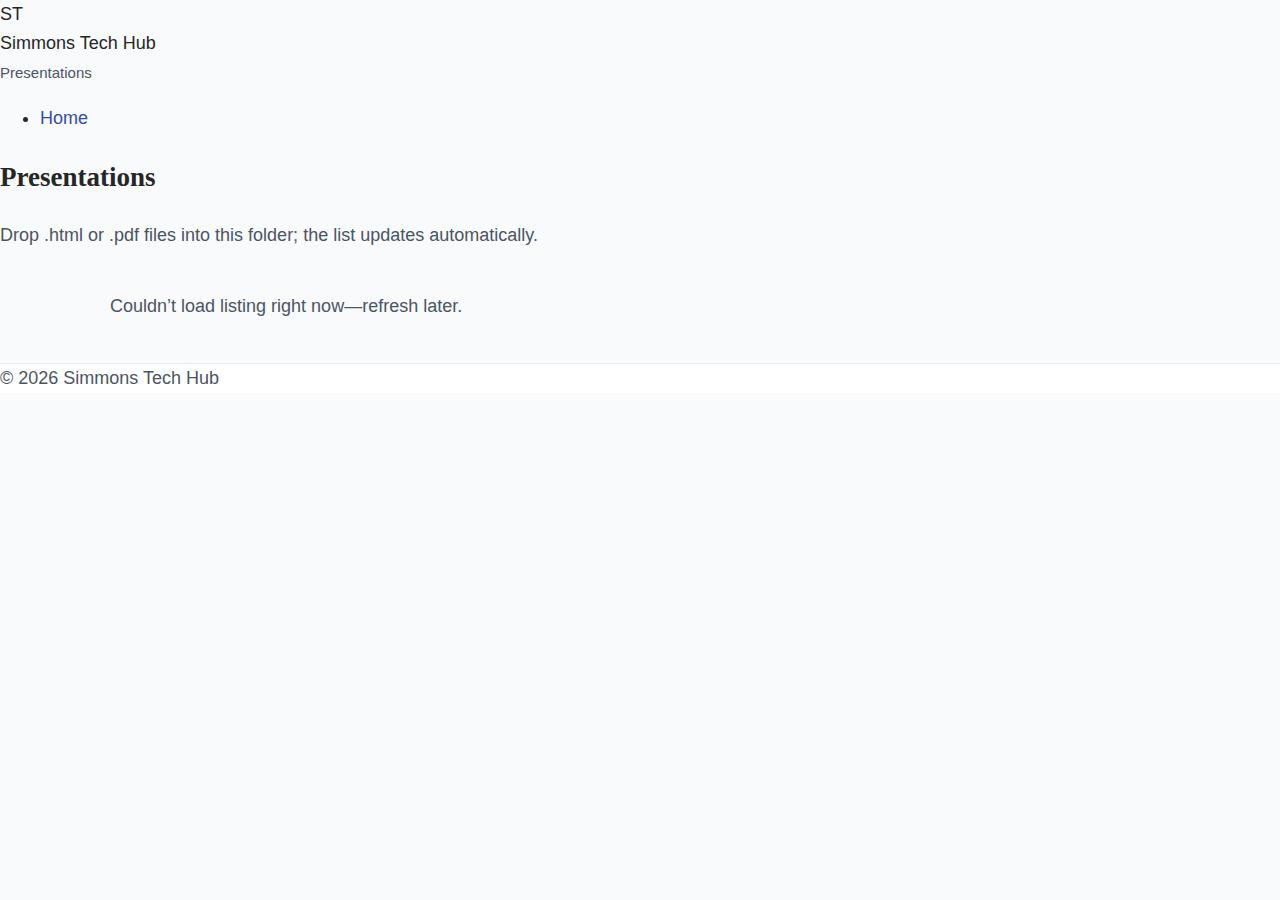
<file: presentations/index.html>
<!doctype html>
<html lang="en">
<head>
  <meta charset="utf-8" />
  <meta name="viewport" content="width=device-width, initial-scale=1" />
  <title>Presentations — Simmons Tech Hub</title>
  <link rel="stylesheet" href="../assets/style.css">
</head>
<body>
<header>
  <div class="wrap nav">
    <div class="brand">
      <div class="logo" aria-hidden="true">ST</div>
      <div><div>Simmons Tech Hub</div><small class="muted">Presentations</small></div>
    </div>
    <nav><ul><li><a href="../">Home</a></li></ul></nav>
  </div>
</header>

<div class="wrap section">
  <h2>Presentations</h2>
  <p class="muted">Drop .html or .pdf files into this folder; the list updates automatically.</p>
  <div id="list" class="grid"></div>
</div>

<footer><div class="wrap"><div class="muted">© <span id="y"></span> Simmons Tech Hub</div></div></footer>

<script>
  document.getElementById('y').textContent = new Date().getFullYear();
  const owner='galvanthony-smu', repo='simmons-tech-hub', path='presentations', api=`https://api.github.com/repos/${owner}/${repo}/contents/${path}?ref=main`;
  fetch(api).then(r=>r.json()).then(items=>{
    const c=document.getElementById('list');
    if(!Array.isArray(items)) throw new Error('No items');
    const files=items.filter(i=>i.type==='file'&&/\.(html?|pdf)$/i.test(i.name));
    if(!files.length) { c.innerHTML='<p class="muted">No presentations yet.</p>'; return; }
    files.forEach(f=>{
      const title=f.name.replace(/[-_]/g,' ').replace(/\.(html?|pdf)$/i,'').replace(/\b\w/g,c=>c.toUpperCase());
      const card=document.createElement('article'); card.className='card';
      card.innerHTML=`<h3>${title}</h3><p class="muted">${f.name}</p><p><a class="btn" href="./${f.name}">Open</a></p>`;
      c.appendChild(card);
    });
  }).catch(()=>{document.getElementById('list').innerHTML='<p class="muted">Couldn’t load listing right now—refresh later.</p>';});
</script>
</body>
</html>
</file>
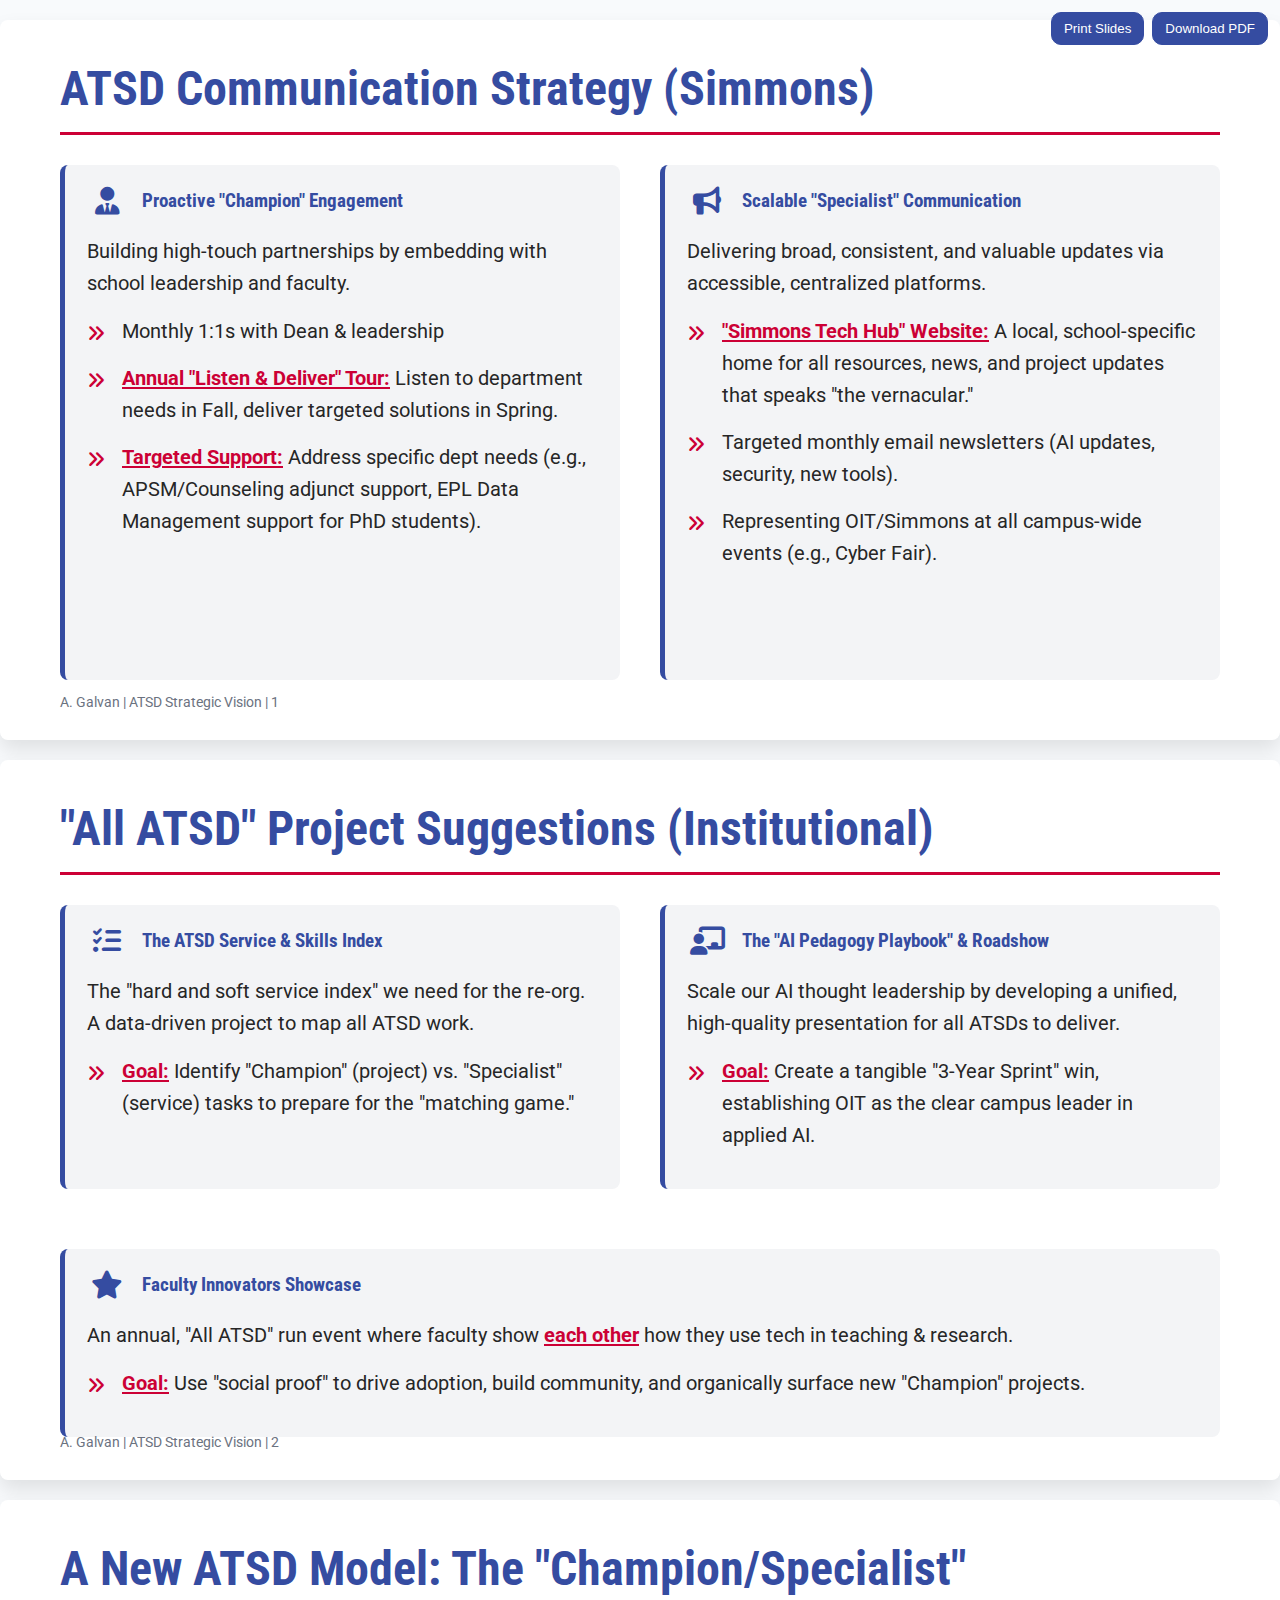
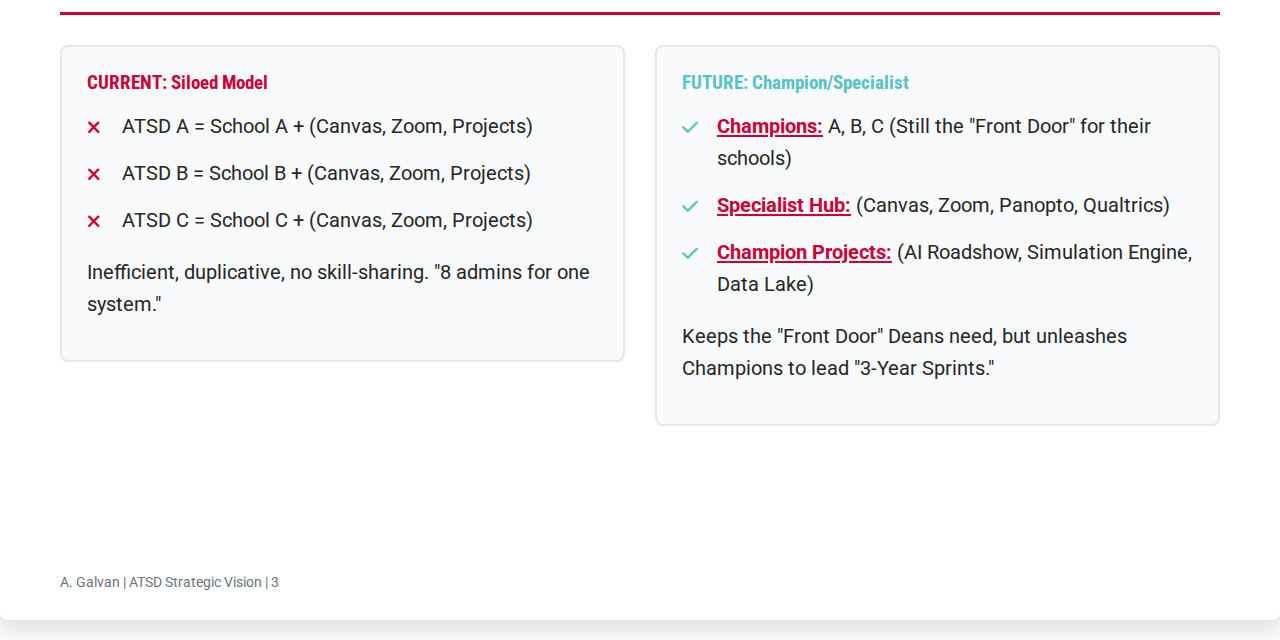
<file: presentations/atsd-strategic-vision.html>
<!DOCTYPE html>
<html lang="en">
<head>
  <meta charset="UTF-8" />
  <meta name="viewport" content="width=device-width, initial-scale=1.0" />
  <title>ATSD Strategic Vision</title>
  <link rel="preconnect" href="https://fonts.googleapis.com" />
  <link rel="preconnect" href="https://fonts.gstatic.com" crossorigin />
  <link href="https://fonts.googleapis.com/css2?family=Roboto:wght@300;400;700&family=Roboto+Condensed:wght@700&display=swap" rel="stylesheet" />
  <link rel="stylesheet" href="https://cdnjs.cloudflare.com/ajax/libs/font-awesome/6.5.1/css/all.min.css" />
  <style>
    * { box-sizing: border-box; }

    body {
      background-color: #F8FAFC;
      display: grid;
      gap: 20px;
      grid-template-columns: 1fr;
      margin: 0;
      min-height: 100vh;
      padding: 20px 0;
      place-items: center;
      font-family: 'Roboto', sans-serif;
    }

    .slide-container {
      align-items: flex-start;
      background-color: #ffffff;
      border-radius: 8px;
      box-shadow: 0 10px 20px rgba(0, 0, 0, 0.1);
      display: flex;
      flex-direction: column;
      height: 720px;
      justify-content: flex-start;
      overflow: hidden;
      padding: 40px 60px;
      position: relative;
      width: 1280px;
      color: #262626;
    }

    .slide-container::after {
      content: "A. Galvan | ATSD Strategic Vision | " attr(data-slide-number);
      position: absolute;
      bottom: 30px;
      left: 60px;
      font-size: 14px;
      color: #6b7280;
    }

    .slide-container h1,
    .slide-container h2,
    .slide-container h3 {
      font-family: 'Roboto Condensed', sans-serif;
      font-weight: 700;
      margin: 0 0 15px 0;
      color: #354CA1;
    }

    .slide-container h1 {
      font-size: 48px;
      margin-bottom: 30px;
      width: 100%;
      border-bottom: 3px solid #CC0035;
      padding-bottom: 15px;
    }

    .slide-container p,
    .slide-container li {
      font-size: 20px;
      line-height: 1.6;
      color: #262626;
      margin-bottom: 15px;
    }

    .slide-container ul {
      list-style: none;
      padding-left: 0;
    }

    .slide-container li {
      position: relative;
      padding-left: 35px;
    }

    .slide-container li::before {
      content: '\f00c';
      font-family: 'Font Awesome 6 Free';
      font-weight: 900;
      color: #CC0035;
      position: absolute;
      left: 0;
      top: 4px;
      font-size: 18px;
    }

    .content-area {
      display: flex;
      width: 100%;
      height: 100%;
      gap: 40px;
    }

    .column {
      flex: 1;
      display: flex;
      flex-direction: column;
    }

    .icon-box {
      background-color: #F3F4F6;
      border-radius: 8px;
      padding: 22px;
      margin-bottom: 20px;
      border-left: 5px solid #354CA1;
      flex-grow: 1;
    }

    .icon-box h3 {
      display: flex;
      align-items: center;
      margin-top: 0;
    }

    .icon-box i {
      font-size: 28px;
      color: #354CA1;
      margin-right: 15px;
      width: 40px;
      text-align: center;
    }

    .icon-box li::before {
      content: '\f101';
      color: #CC0035;
      top: 5px;
    }

    .diagram-container {
      display: grid;
      grid-template-columns: 1fr 1fr;
      gap: 30px;
      align-items: start;
    }

    .diagram-box {
      background-color: #F8FAFC;
      border: 2px solid #E5E7EB;
      border-radius: 8px;
      padding: 25px;
    }

    .diagram-box.current h3 { color: #CC0035; }
    .diagram-box.future h3 { color: #59C3C3; }

    .diagram-box.current ul li::before { content: '\f00d'; color: #CC0035; }
    .diagram-box.future ul li::before { content: '\f00c'; color: #59C3C3; }

    .emph {
      font-weight: 700;
      color: #CC0035;
      text-decoration: underline;
      text-underline-offset: 2px;
    }

    /* ---- Slide 2 layout helpers ---- */
    #slide2 .content-area {
      display: grid;
      grid-template-columns: 1fr 1fr;
      gap: 40px;
    }
    #slide2 .icon-box.full-span { grid-column: 1 / -1; }

    /* ===== PRINT STYLES ===== */
    @media print {
      @page { size: Letter landscape; margin: 0.5in; }
      html, body {
        -webkit-print-color-adjust: exact;
        print-color-adjust: exact;
        background: white !important;
        font-size: 107%;
      }
      .slide-container {
        page-break-after: always;
        border: 1px solid #E5E7EB !important;
        box-shadow: none !important;
        padding: 0.25in !important;
        width: 100% !important;
        height: auto !important;
      }
      .print-controls { display: none !important; }
    }

    @media screen {
      .print-controls {
        position: fixed;
        top: 12px;
        right: 12px;
        z-index: 9999;
        display: flex;
        gap: 8px;
      }
      .print-controls button {
        padding: 8px 12px;
        border-radius: 10px;
        border: 1px solid #354CA1;
        background: #354CA1;
        color: white;
        cursor: pointer;
      }
      .print-controls button:hover { filter: brightness(0.95); }
    }
  </style>
</head>
<body>
<div class="print-controls">
  <button onclick="window.print()">Print Slides</button>
  <button onclick="window.print()">Download PDF</button>
</div>

<!-- SLIDE 1 -->
<div class="slide-container" id="slide1" data-slide-number="1">
  <h1>ATSD Communication Strategy (Simmons)</h1>
  <div class="content-area">
    <div class="column">
      <div class="icon-box">
        <h3><i class="fa-solid fa-user-tie"></i>Proactive "Champion" Engagement</h3>
        <p>Building high-touch partnerships by embedding with school leadership and faculty.</p>
        <ul>
          <li>Monthly 1:1s with Dean &amp; leadership</li>
          <li><span class="emph">Annual "Listen &amp; Deliver" Tour:</span> Listen to department needs in Fall, deliver targeted solutions in Spring.</li>
          <li><span class="emph">Targeted Support:</span> Address specific dept needs (e.g., APSM/Counseling adjunct support, EPL Data Management support for PhD students).</li>
        </ul>
      </div>
    </div>
    <div class="column">
      <div class="icon-box">
        <h3><i class="fa-solid fa-bullhorn"></i>Scalable "Specialist" Communication</h3>
        <p>Delivering broad, consistent, and valuable updates via accessible, centralized platforms.</p>
        <ul>
          <li><span class="emph">"Simmons Tech Hub" Website:</span> A local, school-specific home for all resources, news, and project updates that speaks "the vernacular."</li>
          <li>Targeted monthly email newsletters (AI updates, security, new tools).</li>
          <li>Representing OIT/Simmons at all campus-wide events (e.g., Cyber Fair).</li>
        </ul>
      </div>
    </div>
  </div>
</div>

<!-- SLIDE 2 -->
<div class="slide-container" id="slide2" data-slide-number="2">
  <h1>"All ATSD" Project Suggestions (Institutional)</h1>
  <div class="content-area">
    <div class="icon-box">
      <h3><i class="fa-solid fa-list-check"></i>The ATSD Service &amp; Skills Index</h3>
      <p>The "hard and soft service index" we need for the re-org. A data-driven project to map all ATSD work.</p>
      <ul>
        <li><span class="emph">Goal:</span> Identify "Champion" (project) vs. "Specialist" (service) tasks to prepare for the "matching game."</li>
      </ul>
    </div>
    <div class="icon-box">
      <h3><i class="fa-solid fa-chalkboard-user"></i>The "AI Pedagogy Playbook" &amp; Roadshow</h3>
      <p>Scale our AI thought leadership by developing a unified, high-quality presentation for all ATSDs to deliver.</p>
      <ul>
        <li><span class="emph">Goal:</span> Create a tangible "3-Year Sprint" win, establishing OIT as the clear campus leader in applied AI.</li>
      </ul>
    </div>
    <div class="icon-box full-span">
      <h3><i class="fa-solid fa-star"></i>Faculty Innovators Showcase</h3>
      <p>An annual, "All ATSD" run event where faculty show <span class="emph">each other</span> how they use tech in teaching &amp; research.</p>
      <ul>
        <li><span class="emph">Goal:</span> Use "social proof" to drive adoption, build community, and organically surface new "Champion" projects.</li>
      </ul>
    </div>
  </div>
</div>

<!-- SLIDE 3 -->
<div class="slide-container" id="slide3" data-slide-number="3">
  <h1>A New ATSD Model: The "Champion/Specialist"</h1>
  <div class="content-area">
    <div class="diagram-container">
      <div class="diagram-box current">
        <h3>CURRENT: Siloed Model</h3>
        <ul>
          <li>ATSD A = School A + (Canvas, Zoom, Projects)</li>
          <li>ATSD B = School B + (Canvas, Zoom, Projects)</li>
          <li>ATSD C = School C + (Canvas, Zoom, Projects)</li>
        </ul>
        <p>Inefficient, duplicative, no skill-sharing. "8 admins for one system."</p>
      </div>
      <div class="diagram-box future">
        <h3>FUTURE: Champion/Specialist</h3>
        <ul>
          <li><span class="emph">Champions:</span> A, B, C (Still the "Front Door" for their schools)</li>
          <li><span class="emph">Specialist Hub:</span> (Canvas, Zoom, Panopto, Qualtrics)</li>
          <li><span class="emph">Champion Projects:</span> (AI Roadshow, Simulation Engine, Data Lake)</li>
        </ul>
        <p>Keeps the "Front Door" Deans need, but unleashes Champions to lead "3-Year Sprints."</p>
      </div>
    </div>
  </div>
</div>

</body>
</html>
</file>
<file: assets/style.css>
/* Simmons Tech Hub — responsive v2 */

/* ===== Tokens ===== */
:root{
  --smu-blue:#354CA1;
  --smu-red:#CC0035;
  --smu-teal:#59C3C3;
  --smu-salmon:#FF1053;

  --ink:#262626;
  --ink-muted:#4B5563;
  --paper:#fff;
  --canvas:#F8FAFC;

  --radius-xl:16px;
  --radius-lg:12px;
  --radius-md:10px;

  --shadow-sm:0 2px 8px rgba(0,0,0,.08);
  --shadow-md:0 8px 24px rgba(0,0,0,.12);

  /* Fluid type */
  --fs-base: clamp(16px, 1.1vw + 14px, 18px);
  --fs-lede: clamp(16px, 1.2vw + 14px, 18px);
  --fs-h1:   clamp(28px, 4vw + 14px, 42px);
  --fs-h2:   clamp(20px, 2vw + 14px, 28px);
  --fs-h3:   clamp(16px, 1.2vw + 12px, 18px);
}

/* ===== Base ===== */
*{ box-sizing:border-box }
html,body{ margin:0; padding:0; background:var(--canvas); color:var(--ink) }
body{ font-family:Arial,"Helvetica Neue",Helvetica,sans-serif; line-height:1.6; font-size:var(--fs-base) }
h1,h2,h3{ font-family:Georgia,"Times New Roman",serif }
img{ max-width:100%; height:auto; }
a{ color:var(--smu-blue); text-decoration:none }
a:hover{ text-decoration:underline }
a:focus-visible{ outline:3px solid rgba(53,76,161,.35); outline-offset:2px; border-radius:6px }
.muted{ color:var(--ink-muted) }

/* Skip link (a11y) */
.skip-link{
  position:absolute; left:-9999px; top:0; background:#fff; padding:8px 12px; border-radius:8px;
  box-shadow:var(--shadow-sm);
}
.skip-link:focus{ left:12px; top:12px; z-index:9999 }

/* ===== Brand bar ===== */
.brand-bar{ background:var(--smu-blue); color:#fff }
.brand-wrap{
  max-width:1100px; margin:0 auto; display:flex; align-items:center; gap:16px;
  padding:12px 20px;
}
.brand-logo{ display:flex; align-items:center; gap:12px; color:#fff }
.brand-logo img{ height:36px; width:auto; display:block }
.brand-logo .wordmark{ font-weight:700; letter-spacing:.2px; font-size:18px }

/* ===== Hero ===== */
header.hero{
  background:linear-gradient(135deg,#fff 0%,#fff 55%,rgba(53,76,161,.06) 100%);
  border-bottom:1px solid rgba(0,0,0,.05);
}
.hero-content{
  max-width:1100px; margin:0 auto; padding:32px 20px 24px;
  display:grid; grid-template-columns:1fr; gap:22px; /* mobile first */
}
.hero h1{ font-size:var(--fs-h1); line-height:1.15; margin:0 0 10px; color:var(--smu-blue) }
.hero p.lede{ margin:0 0 16px; color:var(--ink-muted); font-size:var(--fs-lede) }
.chip{
  display:inline-block; background:rgba(204,0,53,.09); color:var(--smu-red);
  font-weight:700; border-radius:999px; padding:4px 10px; margin-bottom:10px; font-size:13px;
}
.cta-row{ display:flex; gap:12px; flex-wrap:wrap }
.btn{
  appearance:none; border:0; cursor:pointer; text-decoration:none;
  display:inline-flex; align-items:center; gap:10px;
  padding:12px 16px; border-radius:12px; font-weight:700; box-shadow:var(--shadow-sm);
  transition:transform .04s ease, filter .2s ease; font-size:16px; line-height:1.1; background:#fff;
  min-height:44px; /* touch target */
}
.btn:active{ transform:translateY(1px) }
.btn-primary{ background:var(--smu-red); color:#fff }
.btn-secondary{ background:#fff; color:var(--smu-blue); border:2px solid var(--smu-blue) }

/* Focus tags under CTAs */
.tags{ display:flex; flex-wrap:wrap; gap:10px; margin-top:12px }
.tag{
  display:inline-block; background:rgba(53,76,161,.08);
  border:1px solid rgba(53,76,161,.25);
  color:var(--smu-blue); font-weight:700; padding:8px 12px; border-radius:999px; font-size:14px;
}

/* ===== Panels / Cards / Layout ===== */
.panel{ background:var(--paper); border-radius:var(--radius-xl); box-shadow:var(--shadow-md); padding:20px }
.panel h2{ margin:0 0 8px; color:var(--smu-blue); font-size:var(--fs-h2) }

.grid{ max-width:1100px; margin:20px auto; display:grid; gap:16px; padding:0 20px; grid-template-columns:1fr }
section{ grid-column:1 / -1 }
.two-col{ display:grid; grid-template-columns:1fr; gap:16px } /* mobile */
.cards{ display:grid; grid-template-columns:repeat(auto-fit,minmax(240px,1fr)); gap:14px }

.card{
  background:var(--paper); border-radius:var(--radius-lg); box-shadow:var(--shadow-sm);
  border-left:6px solid var(--smu-blue); padding:16px;
}
.card h3{ margin:0 0 6px; color:var(--smu-blue); font-size:var(--fs-h3) }
.card p{ margin:0 0 10px; color:var(--ink-muted) }
.card a{ color:var(--smu-red); font-weight:700; text-decoration:underline }
.card--red{ border-left-color:var(--smu-red) }
.card--teal{ border-left-color:var(--smu-teal) }
.card--salmon{ border-left-color:var(--smu-salmon) }

/* Popular actions (faculty tasks) */
.actions{ display:grid; grid-template-columns:repeat(auto-fit,minmax(180px,1fr)); gap:12px }
.action{
  display:flex; align-items:center; gap:10px; background:#fff; border:1px solid rgba(0,0,0,.08);
  border-radius:12px; padding:12px; box-shadow:var(--shadow-sm);
}
.action .emoji{ font-size:20px }

/* Lists */
.list-clean{ list-style:none; padding:0; margin:0; display:grid; gap:10px }
.list-clean li{
  display:flex; justify-content:space-between; gap:14px; padding:12px;
  border:1px solid rgba(0,0,0,.06); border-radius:12px;
}
.list-clean a{ color:var(--smu-blue); text-decoration:none; font-weight:700 }
.list-clean time{ color:var(--ink-muted); font-size:14px }

/* Footer */
footer{ border-top:1px solid rgba(0,0,0,.08); margin-top:24px; background:#fff }
.footer-inner{
  max-width:1100px; margin:0 auto; padding:16px 20px; color:var(--ink-muted); font-size:14px;
  display:flex; flex-wrap:wrap; gap:10px; justify-content:space-between; align-items:center;
}

/* Headshot */
.headshot{
  width:128px; height:128px; border-radius:50%; object-fit:cover;
  box-shadow:var(--shadow-sm); border:3px solid #fff;
  float:left; margin:2px 14px 10px 0;
}

/* ===== Breakpoints ===== */
@media (min-width: 860px){
  .hero-content{ grid-template-columns:1.3fr .7fr; gap:28px; padding:48px 20px 28px }
  .grid{ gap:20px; margin:24px auto }
  .two-col{ grid-template-columns:1fr 1fr; gap:20px }
}

/* Motion preference */
@media (prefers-reduced-motion: reduce){
  *{ animation: none !important; transition: none !important }
}

/* Brand + footer logos */
.brand-logo .logo { height:36px; width:auto; display:block }
.footer-logo { height:30px; width:auto; display:block }
</file>
